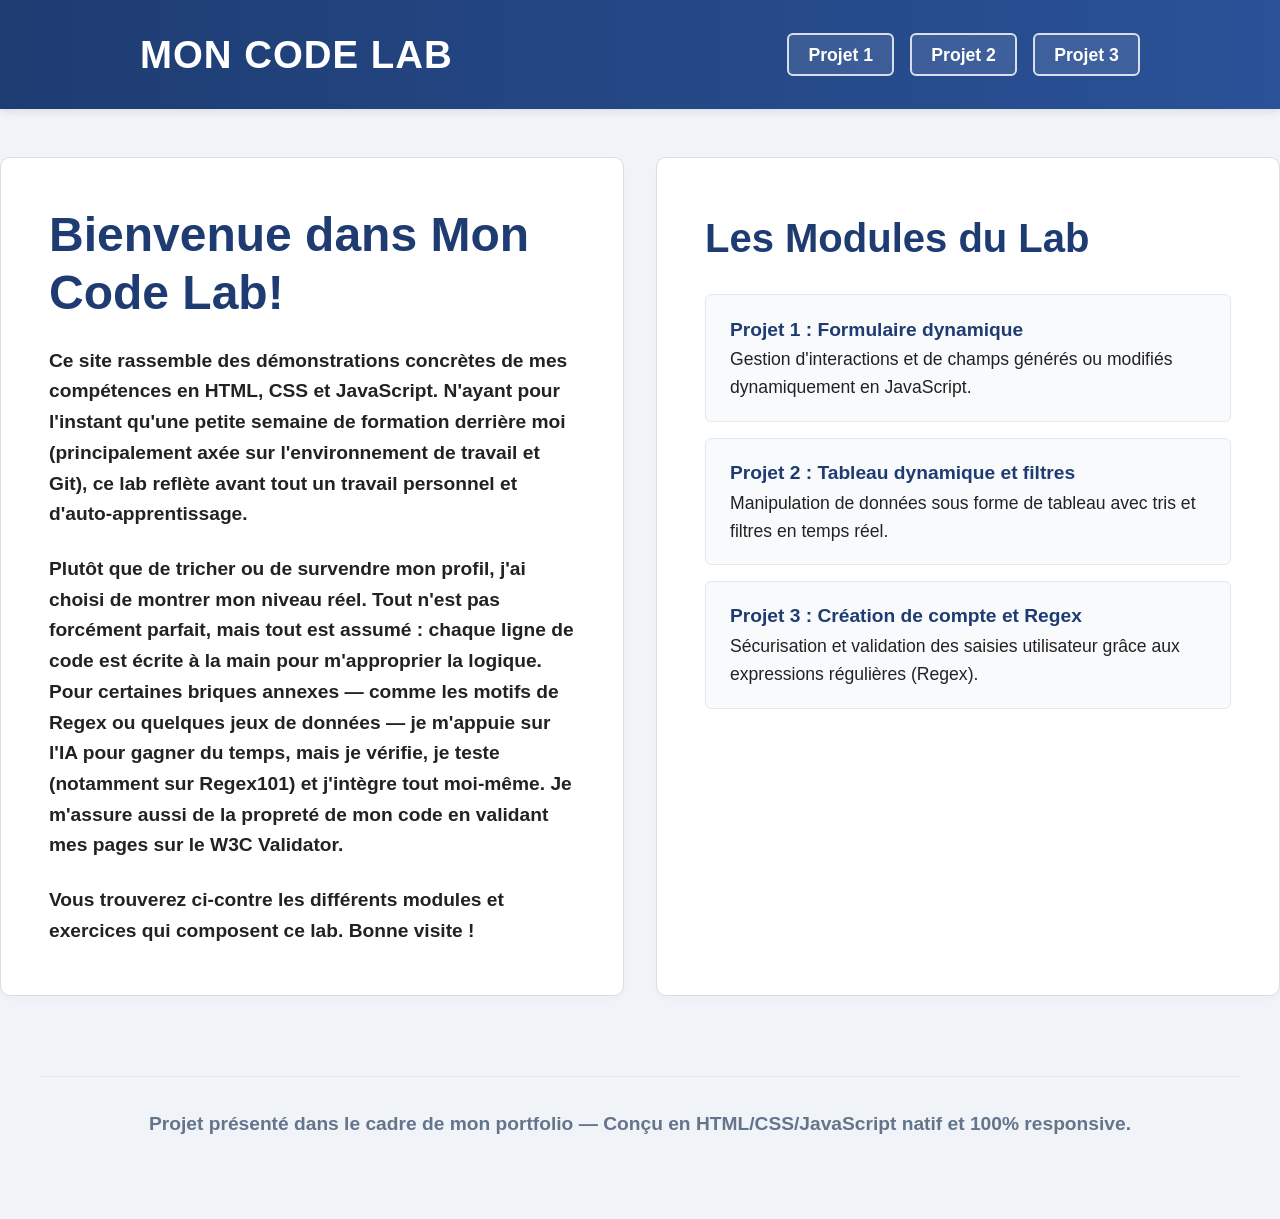
<file: index.html>
<!DOCTYPE html>
<html lang="en">
<head>
    <meta charset="UTF-8">
    <title>Mon Code Lab</title>
    <link rel="stylesheet" href="styles.css">
</head>
<body>
<header>
    <nav>
        <h1>MON CODE LAB</h1>
        <ul>
            <li><a href="./Projet-1/index.html">Projet 1</a></li>
            <li><a href="./Projet-2/index.html">Projet 2</a></li>
            <li><a href="./Projet-3/index.html">Projet 3</a></li>
        </ul>
    </nav>
</header>
<main>
    <section>
        <h2>Bienvenue dans Mon Code Lab!</h2>
        <p>
            Ce site rassemble des démonstrations concrètes de mes compétences en HTML, CSS et JavaScript. N'ayant pour
            l'instant qu'une petite semaine de formation derrière moi (principalement axée sur l'environnement de
            travail et Git), ce lab reflète avant tout un travail personnel et d'auto-apprentissage.
        </p>
        <p>
            Plutôt que de tricher ou de survendre mon profil, j'ai choisi de montrer mon niveau réel. Tout n'est pas
            forcément parfait, mais tout est assumé : chaque ligne de code est écrite à la main pour m'approprier la
            logique. Pour certaines briques annexes — comme les motifs de Regex ou quelques jeux de données — je
            m'appuie sur l'IA pour gagner du temps, mais je vérifie, je teste (notamment sur Regex101) et j'intègre tout
            moi-même. Je m'assure aussi de la propreté de mon code en validant mes pages sur le W3C Validator.
        </p>
        <p>
            Vous trouverez ci-contre les différents modules et exercices qui composent ce lab. Bonne visite !
        </p>
    </section>
    <section id="projets">
        <h3>Les Modules du Lab</h3>
        <ul>
            <li>
                <strong>Projet 1 : Formulaire dynamique</strong><br>
                Gestion d'interactions et de champs générés ou modifiés dynamiquement en JavaScript.
            </li>
            <li>
                <strong>Projet 2 : Tableau dynamique et filtres</strong><br>
                Manipulation de données sous forme de tableau avec tris et filtres en temps réel.
            </li>
            <li>
                <strong>Projet 3 : Création de compte et Regex</strong><br>
                Sécurisation et validation des saisies utilisateur grâce aux expressions régulières (Regex).
            </li>
        </ul>
    </section>
</main>
<footer>
    <p>Projet présenté dans le cadre de mon portfolio — Conçu en HTML/CSS/JavaScript natif et 100% responsive.</p>
</footer>
</body>
</html>
</file>
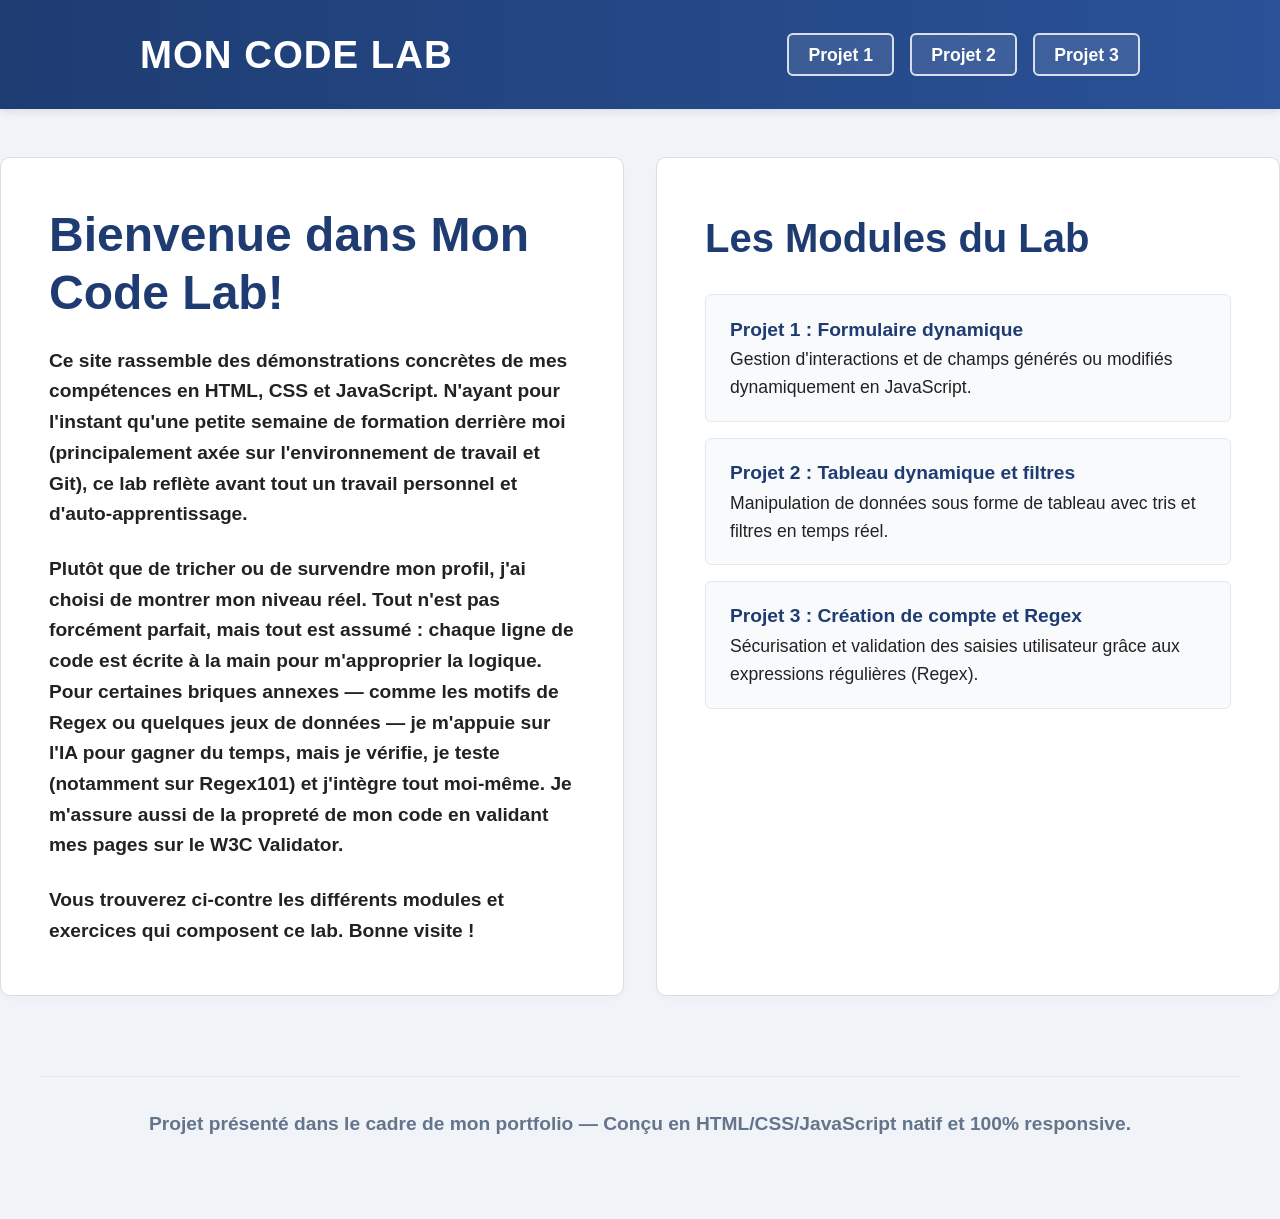
<file: Index.html>
<!DOCTYPE html>
<html lang="en">
<head>
    <meta charset="UTF-8">
    <title>Mon Code Lab</title>
    <link rel="stylesheet" href="styles.css">
</head>
<body>
    <header>
        <nav>
            <h1>MON CODE LAB</h1>
            <ul>
                <li><a href="./Projet-1/index.html">Projet 1</a></li>
                <li><a href="./Projet-2/index.html">Projet 2</a></li>
                <li><a href="./Projet-3/index.html">Projet 3</a></li>
            </ul>
        </nav>
    </header>
    <main>
        <section>
            <h2>Bienvenue dans Mon Code Lab!</h2>
            <p>
                Ce site rassemble des démonstrations concrètes de mes compétences en HTML, CSS et JavaScript. N'ayant pour
                l'instant qu'une petite semaine de formation derrière moi (principalement axée sur l'environnement de
                travail et Git), ce lab reflète avant tout un travail personnel et d'auto-apprentissage.
            </p>
            <p>
                Plutôt que de tricher ou de survendre mon profil, j'ai choisi de montrer mon niveau réel. Tout n'est pas
                forcément parfait, mais tout est assumé : chaque ligne de code est écrite à la main pour m'approprier la
                logique. Pour certaines briques annexes — comme les motifs de Regex ou quelques jeux de données — je
                m'appuie sur l'IA pour gagner du temps, mais je vérifie, je teste (notamment sur Regex101) et j'intègre tout
                moi-même. Je m'assure aussi de la propreté de mon code en validant mes pages sur le W3C Validator.
            </p>
            <p>
                Vous trouverez ci-contre les différents modules et exercices qui composent ce lab. Bonne visite !
            </p>
        </section>
        <section id="projets">
            <h3>Les Modules du Lab</h3>
            <ul>
                <li>
                    <strong>Projet 1 : Formulaire dynamique</strong><br>
                    Gestion d'interactions et de champs générés ou modifiés dynamiquement en JavaScript.
                </li>
                <li>
                    <strong>Projet 2 : Tableau dynamique et filtres</strong><br>
                    Manipulation de données sous forme de tableau avec tris et filtres en temps réel.
                </li>
                <li>
                    <strong>Projet 3 : Création de compte et Regex</strong><br>
                    Sécurisation et validation des saisies utilisateur grâce aux expressions régulières (Regex).
                </li>
            </ul>
        </section>
    </main>
    <footer>
        <p>Projet présenté dans le cadre de mon portfolio — Conçu en HTML/CSS/JavaScript natif et 100% responsive.</p>
    </footer>
</body>
</html>
</file>
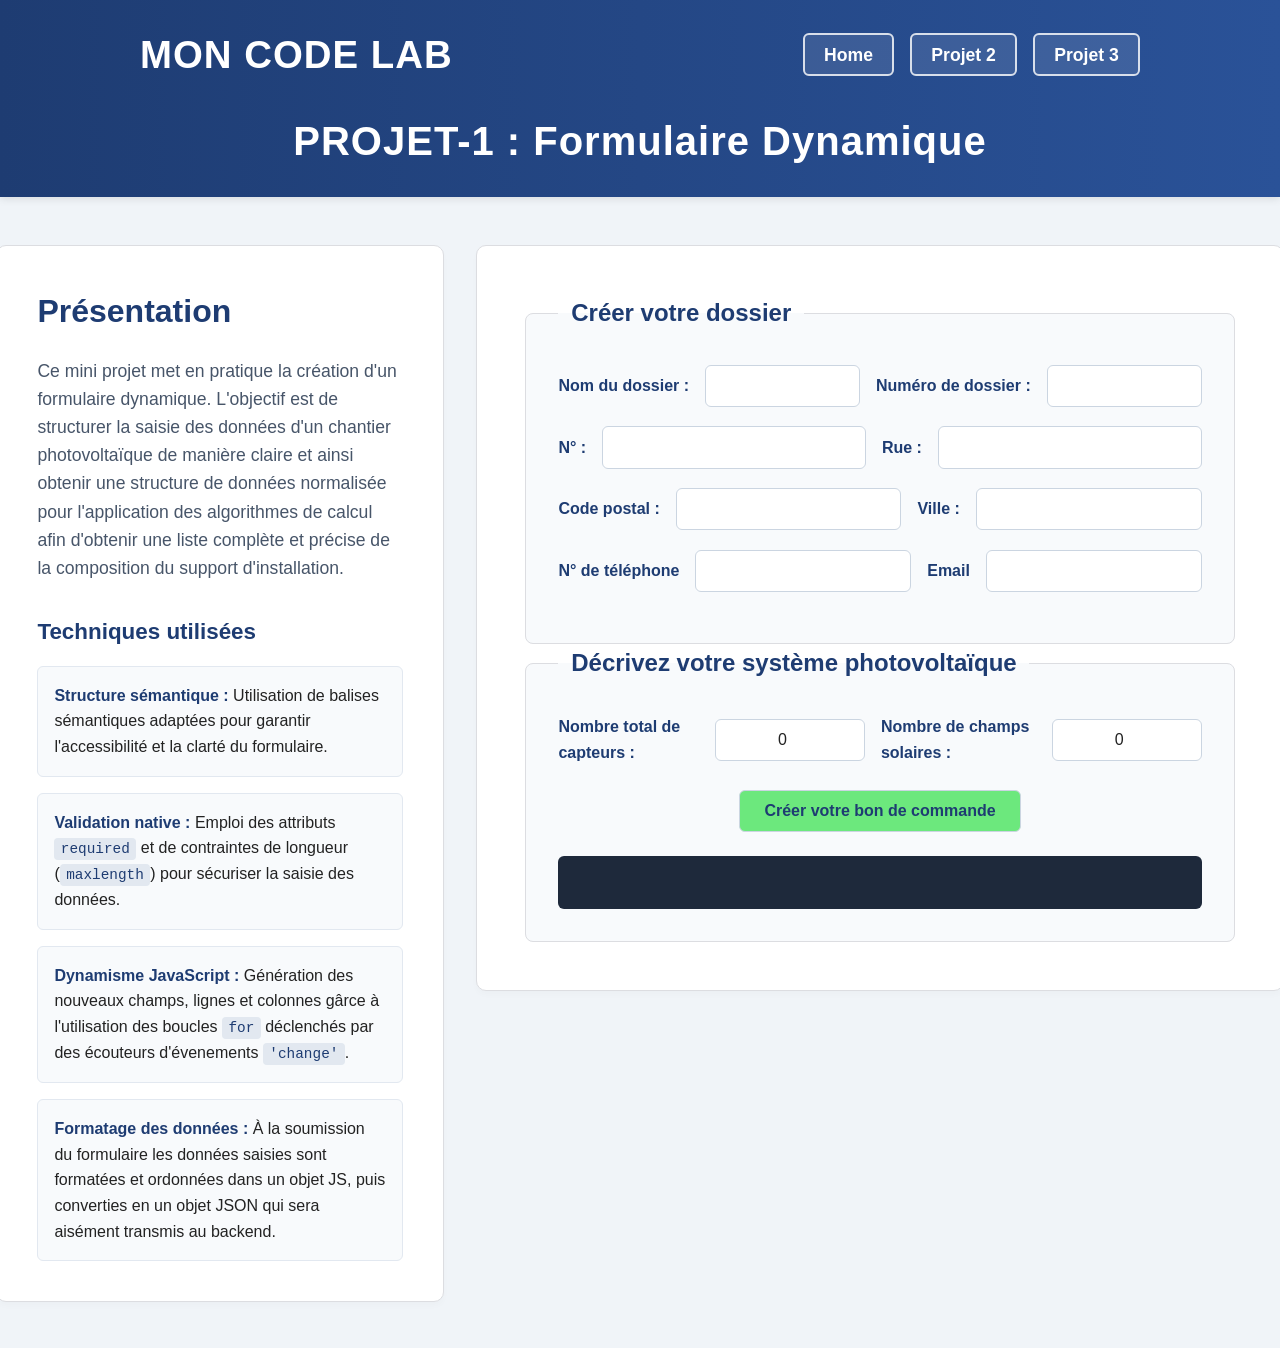
<file: Projet-1/index.html>
<!DOCTYPE html>
<html lang="en">
<head>
    <meta charset="UTF-8">
    <title>Mon Code Lab - Projet 1</title>
    <link rel="stylesheet" href="styles.css">
    <script src="script.js" defer></script>
</head>
<body>
<header>
    <nav>
        <h1>MON CODE LAB</h1>
        <ul>
            <li><a href="../index.html">Home</a></li>
            <li><a href="../Projet-2/index.html">Projet 2</a></li>
            <li><a href="../Projet-3/index.html">Projet 3</a></li>
        </ul>
    </nav>
    <h1 class="pageTitle">PROJET-1 : Formulaire Dynamique</h1>
</header>
<main class="labLayout">
    <aside class="sidebarProject">
        <h2>Présentation</h2>
        <p>
            Ce mini projet met en pratique la création d'un formulaire dynamique. L'objectif est de structurer la saisie
            des données d'un chantier photovoltaïque de manière claire et ainsi obtenir une structure de données
            normalisée pour l'application des algorithmes de calcul afin d'obtenir une liste complète et précise de la
            composition du support d'installation.
        </p>
        <h3>Techniques utilisées</h3>
        <ul>
            <li>
                <strong>Structure sémantique :</strong> Utilisation de balises sémantiques adaptées pour garantir
                l'accessibilité et la clarté du formulaire.
            </li>
            <li>
                <strong>Validation native :</strong> Emploi des attributs <code>required</code> et de contraintes de
                longueur (<code>maxlength</code>) pour sécuriser la saisie des données.
            </li>
            <li>
                <strong>Dynamisme JavaScript :</strong> Génération des nouveaux champs, lignes et colonnes gârce à
                l'utilisation des boucles <code>for</code> déclenchés par des écouteurs d'évenements <code>'change'</code>.
            </li>
            <li>
                <strong>Formatage des données :</strong> À la soumission du formulaire les données saisies sont formatées
                et ordonnées dans un objet JS, puis converties en un objet JSON qui sera aisément transmis au backend.
            </li>
        </ul>
    </aside>

    <section class="sectionFormContainer">
        <form action="" method="POST">
            <fieldset>
                <legend><h3>Créer votre dossier</h3></legend>
                <div class="formGroup">
                    <label for="inputName" id="dirName">Nom du dossier :</label>
                    <input type="text" name="dirName" id="inputName" required>
                    <label for="inputDirNumber" id="dirNumber">Numéro de dossier :</label>
                    <input type="text" name="dirNumber" id="inputDirNumber" required>
                </div>
                <div class="formGroup">
                    <label for="inputStreetNum" id="streetNum">N° :</label>
                    <input type="text" name="streetNum" id="inputStreetNum">
                    <label for="inputAdressName" id="adressName">Rue :</label>
                    <input type="text" name="adressName" id="inputAdressName" maxlength="20" required>
                </div>
                <div class="formGroup">
                    <label for="zipCodeInput" id="zipCode">Code postal :</label>
                    <input type="text" name="zipCodeInput" id="zipCodeInput" required>
                    <label for="cityInput" id="city">Ville :</label>
                    <input type="text" name="cityInput" id="cityInput" required>
                </div>
                <div class="formGroup">
                    <label for="telInput" id="tel">N° de téléphone</label>
                    <input type="tel" name="tel" id="telInput" required>
                    <label for="emailInput" id="email">Email</label>
                    <input type="email" name="email" id="emailInput" required>
                </div>
            </fieldset>
            <fieldset id="monFieldset">
                <legend><h3>Décrivez votre système photovoltaïque</h3></legend>
                <div class="formGroup">
                    <label for="captNumInput" id="captNum">Nombre total de capteurs :</label>
                    <input type="number" name="captNum" id="captNumInput" value="0" required>
                    <label for="champNumInput">Nombre de champs solaires :</label>
                    <input type="number" name="champNum" id="champNumInput" value="0" required>
                </div>
                <input type="submit" value="Créer votre bon de commande">
                <pre
                        id="resultDisplay" style="background: #1e293b; color: #38bdf8; padding: 1rem; border-radius: 6px;
                        margin-top: 1.5rem; font-family: monospace; white-space: pre-wrap;">
                </pre>
            </fieldset>
        </form>
    </section>
</main>
</body>
</html>
</file>
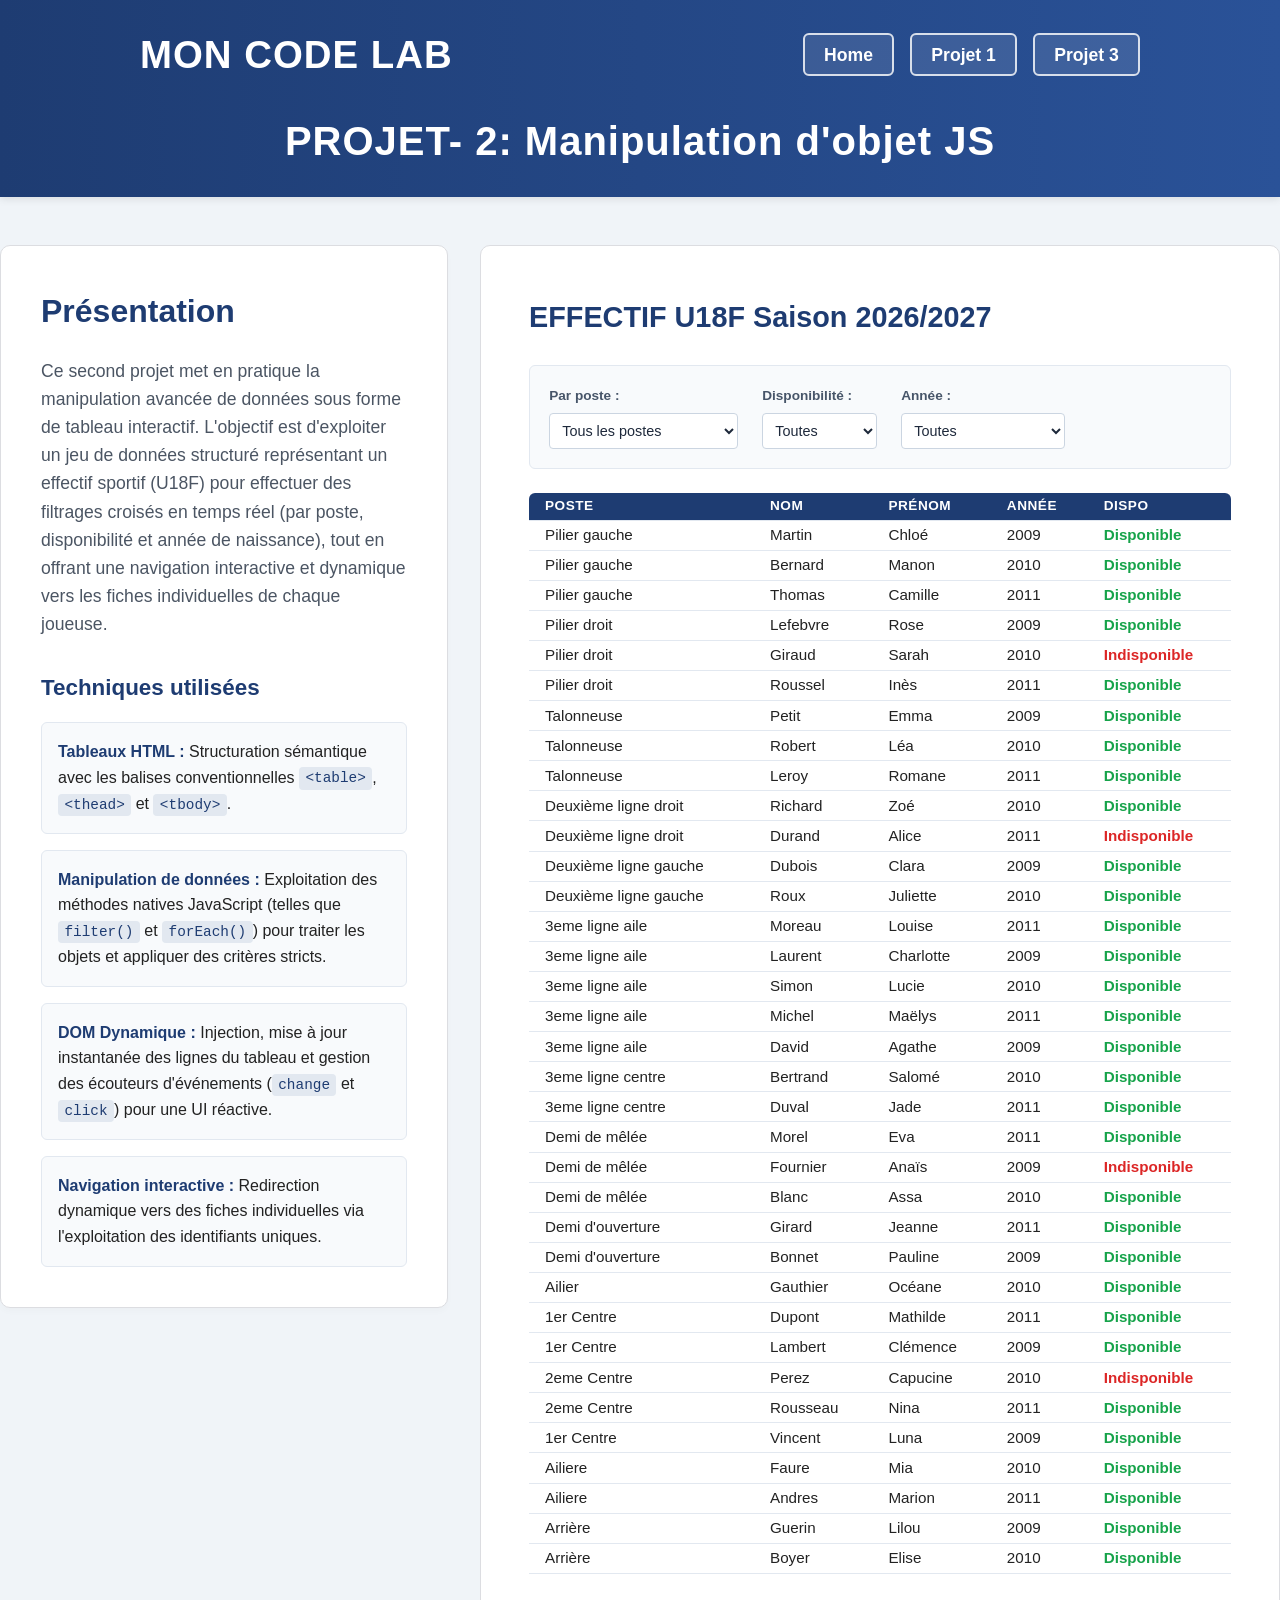
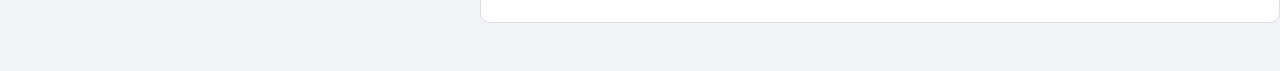
<file: Projet-2/index.html>
<!DOCTYPE html>
<html lang="en">
<head>
    <meta charset="UTF-8">
    <title>Mon Code Lab - Projet 2</title>
    <link rel="stylesheet" href="styles.css">
    <script src="script.js" defer></script>
</head>
<body>
<header>
    <nav>
        <h1>MON CODE LAB</h1>
        <ul>
            <li><a href="../index.html">Home</a></li>
            <li><a href="../Projet-1/index.html">Projet 1</a></li>
            <li><a href="../Projet-3/index.html">Projet 3</a></li>
        </ul>
    </nav>
    <h1 class="pageTitle">PROJET- 2: Manipulation d'objet JS</h1>
</header>
<main class="labLayout">
    <aside class="sidebarProject">
        <h2>Présentation</h2>
        <p>
            Ce second projet met en pratique la manipulation avancée de données sous forme de tableau interactif.
            L'objectif est d'exploiter un jeu de données structuré représentant un effectif sportif (U18F) pour effectuer
            des filtrages croisés en temps réel (par poste, disponibilité et année de naissance), tout en
            offrant une navigation interactive et dynamique vers les fiches individuelles de chaque joueuse.
        </p>
        <h3>Techniques utilisées</h3>
        <ul>
            <li>
                <strong>Tableaux HTML :</strong> Structuration sémantique avec les balises conventionnelles
                <code>&lt;table&gt;</code>, <code>&lt;thead&gt;</code> et <code>&lt;tbody&gt;</code>.
            </li>
            <li>
                <strong>Manipulation de données :</strong> Exploitation des méthodes natives JavaScript (telles
                que <code>filter()</code> et <code>forEach()</code>) pour traiter les objets et appliquer des critères
                stricts.
            </li>
            <li>
                <strong>DOM Dynamique :</strong> Injection, mise à jour instantanée des lignes du tableau et gestion des
                écouteurs d'événements (<code>change</code> et <code>click</code>) pour une UI réactive.
            </li>
            <li>
                <strong>Navigation interactive :</strong> Redirection dynamique vers des fiches individuelles
                via l'exploitation des identifiants uniques.
            </li>
        </ul>
    </aside>

    <section class="sectionTableContainer">
        <h2>EFFECTIF U18F Saison 2026/2027</h2>
        <div class="filtersBar">
            <div class="filterGroup">
                <label for="parPoste">Par poste :</label>
                <select id="parPoste">
                    <option value="">Tous les postes</option>
                    <option value="Pilier gauche">Pilier gauche</option>
                    <option value="Talonneuse">Talonneuse</option>
                    <option value="Pilier droit">Pilier droit</option>
                    <option value="Deuxième ligne gauche">Deuxième ligne gauche</option>
                    <option value="Deuxième ligne droit">Deuxième ligne droit</option>
                    <option value="3eme ligne aile">3ème ligne aile</option>
                    <option value="3eme ligne centre">3ème ligne centre</option>
                    <option value="Demi de mêlée">Demi de mêlée</option>
                    <option value="Demi d'ouverture">Demi d'ouverture</option>
                    <option value="1er Centre">1er Centre</option>
                    <option value="2eme Centre">2eme Centre</option>
                    <option value="Ailiere">Ailiere</option>
                    <option value="Arrière">Arrière</option>
                </select>
            </div>
            <div class="filterGroup">
                <label for="dispoInput">Disponibilité :</label>
                <select id="dispoInput">
                    <option value="">Toutes</option>
                    <option value="true">Disponible</option>
                    <option value="false">Indisponible</option>
                </select>
            </div>
            <div class="filterGroup">
                <label for="birthYear">Année :</label>
                <select id="birthYear">
                    <option value="">Toutes</option>
                    <option value="2009">2009 (3ème année)</option>
                    <option value="2010">2010 (2ème année)</option>
                    <option value="2011">2011 (1ère année)</option>
                </select>
            </div>
        </div>
        <table class="teamTable">
            <thead>
            <tr>
                <th>Poste</th>
                <th>Nom</th>
                <th>Prénom</th>
                <th>Année</th>
                <th>Dispo</th>
            </tr>
            </thead>
            <tbody id="playerTableBody">

            </tbody>
        </table>
    </section>
</main>
</body>
</html>
</file>
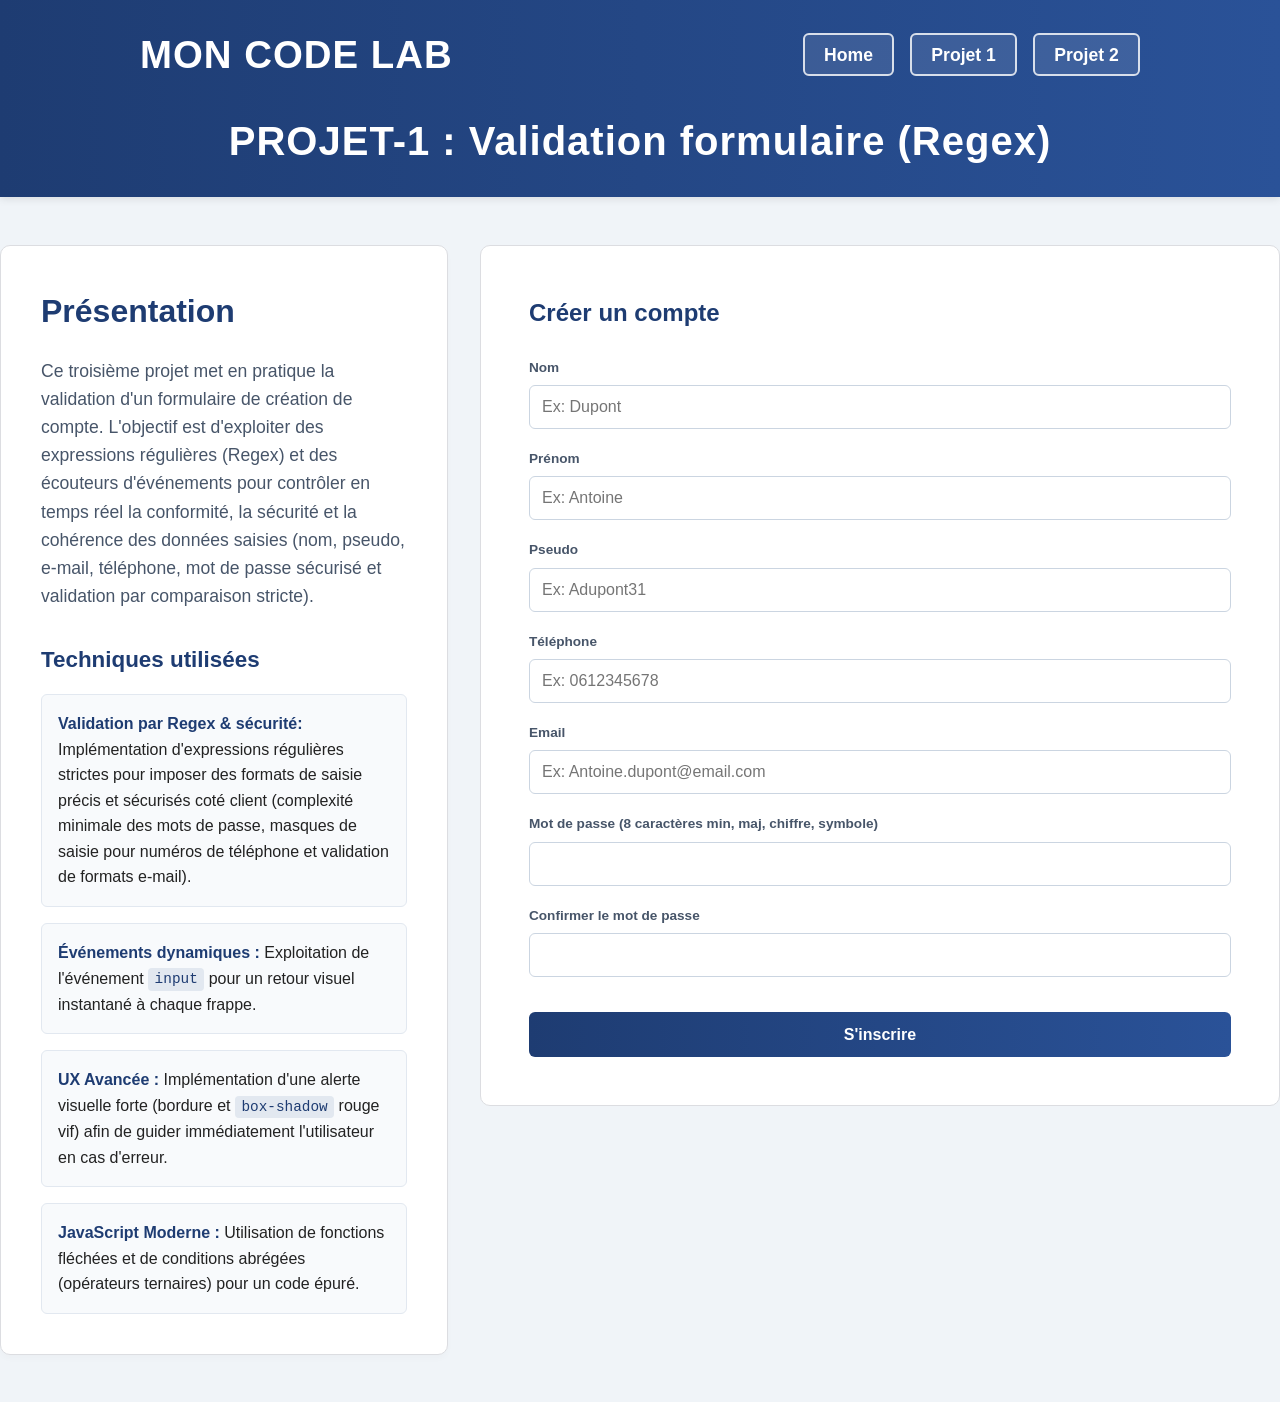
<file: Projet-3/index.html>
<!DOCTYPE html>
<html lang="fr">
<head>
    <meta charset="UTF-8">
    <title>Mon Code Lab - Projet 3</title>
    <link rel="stylesheet" href="styles.css">
    <script src="script.js" defer></script>
</head>
<body>
<header>
    <nav>
        <h1>MON CODE LAB</h1>
        <ul>
            <li><a href="../index.html">Home</a></li>
            <li><a href="../Projet-1/index.html">Projet 1</a></li>
            <li><a href="../Projet-2/index.html">Projet 2</a></li>
        </ul>
    </nav>
    <h1 class="pageTitle">PROJET-1 : Validation formulaire (Regex)</h1>
</header>
<main class="labLayout">
    <aside class="sidebarProject">
        <h2>Présentation</h2>
        <p>
            Ce troisième projet met en pratique la validation d'un formulaire de création de compte. L'objectif est
            d'exploiter des expressions régulières (Regex) et des écouteurs d'événements pour contrôler en temps réel la
            conformité, la sécurité et la cohérence des données saisies (nom, pseudo, e-mail, téléphone, mot de passe
            sécurisé et validation par comparaison stricte).
        </p>
        <h3>Techniques utilisées</h3>
        <ul>
            <li>
                <strong>Validation par Regex & sécurité:</strong> Implémentation d'expressions régulières strictes pour
                imposer des formats de saisie précis et sécurisés coté client (complexité minimale des mots de passe,
                masques de saisie pour numéros de téléphone et validation de formats e-mail).
            </li>
            <li>
                <strong>Événements dynamiques :</strong> Exploitation de l'événement <code>input</code> pour un retour
                visuel instantané à chaque frappe.
            </li>
            <li>
                <strong>UX Avancée :</strong> Implémentation d'une alerte visuelle forte (bordure et
                <code>box-shadow</code> rouge vif) afin de guider immédiatement l'utilisateur en cas d'erreur.
            </li>
            <li>
                <strong>JavaScript Moderne :</strong> Utilisation de fonctions fléchées et de conditions abrégées
                (opérateurs ternaires) pour un code épuré.
            </li>
        </ul>
    </aside>
    <section class="sectionFormContainer">
        <h2>Créer un compte</h2>
        <form id="registerForm" novalidate>
            <div class="inputGroup">
                <label for="lastNameInput">Nom</label>
                <input type="text" id="lastNameInput" placeholder="Ex: Dupont">
            </div>
            <div class="inputGroup">
                <label for="firstNameInput">Prénom</label>
                <input type="text" id="firstNameInput" placeholder="Ex: Antoine">
            </div>

            <div class="inputGroup">
                <label for="pseudoInput">Pseudo</label>
                <input type="text" id="pseudoInput" placeholder="Ex: Adupont31">
            </div>
            <div class="inputGroup">
                <label for="phoneInput">Téléphone</label>
                <input type="tel" id="phoneInput" placeholder="Ex: 0612345678">
            </div>
            <div class="inputGroup">
                <label for="emailInput">Email</label>
                <input type="email" id="emailInput" placeholder="Ex: Antoine.dupont@email.com">
            </div>
            <div class="inputGroup">
                <label for="passwordInput">Mot de passe (8 caractères min, maj, chiffre, symbole)</label>
                <input type="password" id="passwordInput">
            </div>
            <div class="inputGroup">
                <label for="confirmPasswordInput">Confirmer le mot de passe</label>
                <input type="password" id="confirmPasswordInput">
            </div>
            <button type="submit" id="submitBtn" class="submitButton">S'inscrire</button>
        </form>
    </section>
</main>
</body>
</html>
</file>
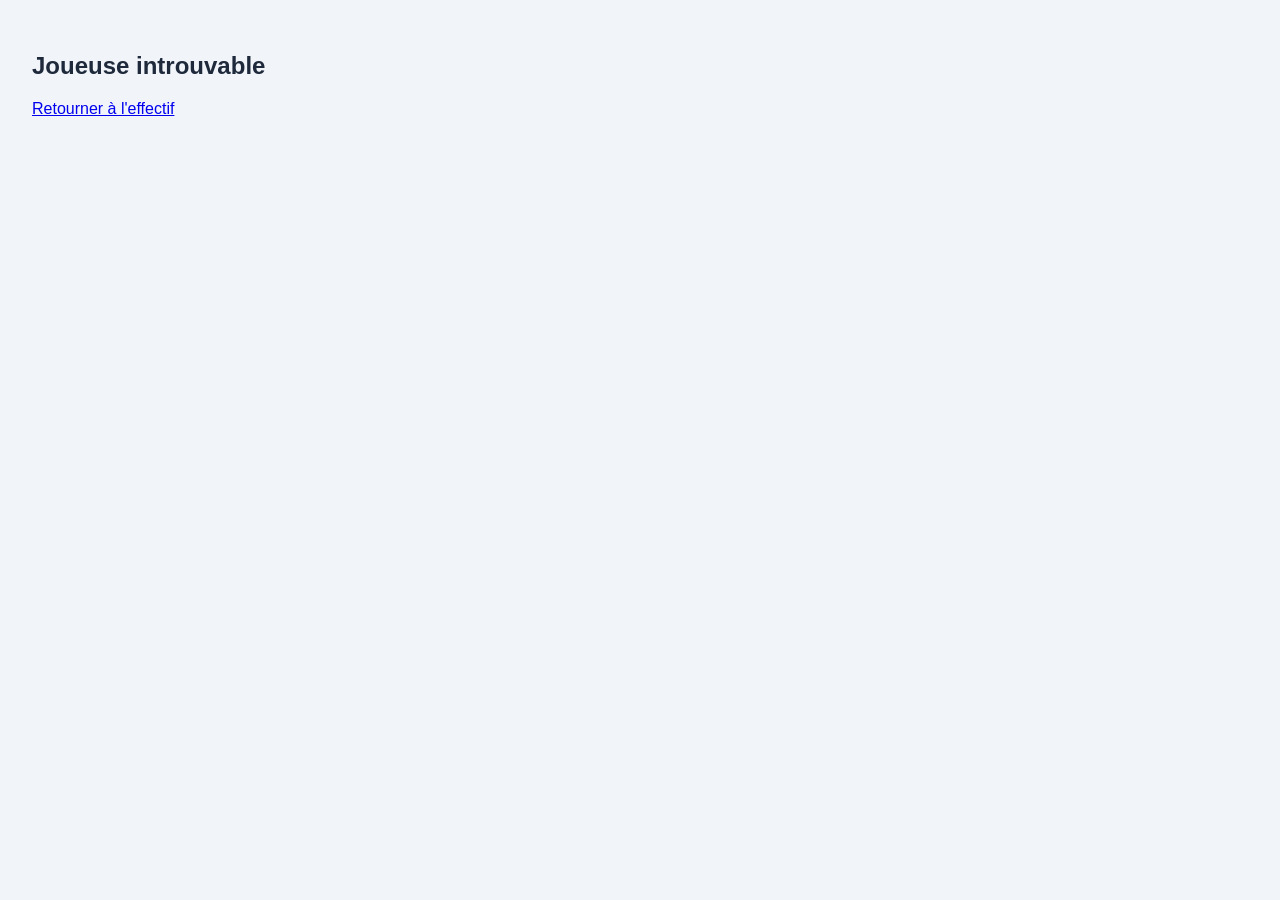
<file: Projet-2/playerPage.html>
<!DOCTYPE html>
<html lang="en">
<head>
    <meta charset="UTF-8">
    <title>Fiche joueuse</title>
    <link rel="stylesheet" href="playerPageStyles.css">
    <script src="playerPageScript.js" defer></script>
</head>
<body>
    <main class="player-card-container">
        <div class="back-link-container">
            <a href="index.html" class="back-btn">← Retour à l'effectif</a>
        </div>
        <div class="player-profile-card">
            <div class="player-avatar-container">
                <img src="avatar.webp" alt="Avatar de la joueuse" class="player-avatar-img">
            </div>
            <h1 id="playerName">Nom Prénom</h1>
            <div class="player-info-grid">
                <div class="info-item">
                   <span class="label">Poste :</span>
                    <span id="playerPoste" class="value">-</span>
                </div>
                <div class="info-item">
                    <span class="label">Catégorie :</span>
                    <span id="playerCategory" class="value">-</span>
                </div>
                <div class="info-item">
                    <span class="label">Année de naissance :</span>
                    <span id="playerYear" class="value">-</span>
                </div>
                <div class="info-item">
                    <span class="label">Poids :</span>
                    <span id="playerWeight" class="value">-</span>
                </div>
                <div class="info-item">
                    <span class="label">Taille :</span>
                 <span id="playerHeight" class="value">-</span>
                </div>
                <div class="info-item">
                    <span class="label">Disponibilité :</span>
                    <span id="playerDispo" class="value">-</span>
                </div>
            </div>
        </div>
    </main>
</body>
</html>
</file>
<file: styles.css>
* {
    box-sizing: border-box;
    margin: 0;
    padding: 0;
}

body {
    font-family: Arial, sans-serif;
    line-height: 1.6;
    color: #222222;
    background-color: #f0f4f8;
    margin: 0;
    padding: 0;
}

header {
    background: linear-gradient(90deg, #1e3c72, #2a5298);
    color: #ffffff;
    padding: 1.5rem 2rem;
    box-shadow: 0 2px 8px rgba(0, 0, 0, 0.1);
}

nav {
    display: flex;
    justify-content: space-between;
    align-items: center;
    max-width: 1000px;
    margin: 0 auto;
}

nav h1 {
    font-size: 2.4rem;
    letter-spacing: 1px;
    margin: 0;
}

nav ul {
    list-style: none;
    display: flex;
    gap: 1rem;
    margin: 0;
    padding: 0;
}

nav a {
    color: #ffffff;
    text-decoration: none;
    font-size: 1.1rem;
    font-weight: bold;
    padding: 0.6rem 1.2rem;
    border: 2px solid rgba(255, 255, 255, 0.8);
    border-radius: 6px;
    background-color: rgba(255, 255, 255, 0.1);
    transition: all 0.2s ease;
}

nav a:hover {
    background-color: #ffffff;
    color: #1e3c72;
    text-decoration: none;
}

main {
    display: flex;
    max-width: 1400px;
    margin: 3rem auto;
    gap: 2rem;
    justify-content: center;
}

main section {
    flex: 1;
    background-color: #ffffff;
    padding: 3rem;
    border-radius: 10px;
    border: 1px solid #dcdde1;
    margin-bottom: 2rem;
    box-shadow: 0 4px 6px rgba(0, 0, 0, 0.02);
}

h2 {
    color: #1e3c72;
    font-size: 3rem;
    margin-top: 0;
    margin-bottom: 1.5rem;
    line-height: 1.2;
}

p {
    font-size: 1.2rem;
    font-weight: 550;
    margin-bottom: 1.5rem;
}

p:last-child {
    margin-bottom: 0;
}

#projets h3 {
    color: #1e3c72;
    font-size: 2.5rem;
    margin-top: 0;
    margin-bottom: 1.5rem;
}

#projets ul {
    list-style: none;
    display: flex;
    flex-direction: column;
    gap: 1rem;
}

#projets li {
    background-color: #f8fafc;
    border: 1px solid #e2e8f0;
    padding: 1.2rem 1.5rem;
    border-radius: 6px;
    font-size: 1.1rem;
}

#projets li:hover {
    border-color: #1e3c72;
    transform: translateY(-2px);
}

#projets li strong {
    color: #1e3c72;
    font-size: 1.2rem;
}

footer {
    text-align: center;
    padding: 2rem;
    color: #64748b;
    font-size: 0.95rem;
    border-top: 1px solid #e2e8f0;
    max-width: 1200px;
    margin: 0 auto 3rem auto;
}

@media (max-width: 770px) {
    main {
        flex-direction: column;
    }

    nav ul {
        width: 100%;
        flex-direction: column; /* Les liens passent en vertical */
        gap: 0.8rem;
    }

    nav a {
        display: block;
        width: 100%;
        text-align: center;
    }
}
</file>
<file: Projet-1/styles.css>
* {
    box-sizing: border-box;
    margin: 0;
    padding: 0;
}

body {
    font-family: Arial, sans-serif;
    line-height: 1.6;
    color: #222222;
    background-color: #f0f4f8;
    margin: 0;
    padding: 0;
}

header {
    background: linear-gradient(90deg, #1e3c72, #2a5298);
    color: #ffffff;
    padding: 1.5rem 2rem;
    box-shadow: 0 2px 8px rgba(0, 0, 0, 0.1);
}

nav {
    display: flex;
    justify-content: space-between;
    align-items: center;
    max-width: 1000px;
    margin: 0 auto;
}

nav h1 {
    font-size: 2.4rem;
    letter-spacing: 1px;
    margin: 0;
}

nav ul {
    list-style: none;
    display: flex;
    gap: 1rem;
    margin: 0;
    padding: 0;
}

nav a {
    color: #ffffff;
    text-decoration: none;
    font-size: 1.1rem;
    font-weight: bold;
    padding: 0.6rem 1.2rem;
    border: 2px solid rgba(255, 255, 255, 0.8);
    border-radius: 6px;
    background-color: rgba(255, 255, 255, 0.1);
    transition: all 0.2s ease;
}

nav a:hover {
    background-color: #ffffff;
    color: #1e3c72;
    text-decoration: none;
}

.labLayout {
    display: flex;
    max-width: 1400px;
    margin: 3rem auto;
    gap: 2rem;
    justify-content: center;
    align-items: flex-start;
}

header .pageTitle {
    text-align: center;
    color: #ffffff;
    font-size: 2.5rem;
    margin-top: 1.5rem;
    font-weight: bold;
    letter-spacing: 1px;
}

.sidebarProject {
    flex: 0 0 35%;
    background-color: #ffffff;
    padding: 2.5rem;
    border-radius: 10px;
    border: 1px solid #dcdde1;
    box-shadow: 0 4px 6px rgba(0, 0, 0, 0.02);
}

.sidebarProject h2 {
    color: #1e3c72;
    font-size: 2rem;
    margin-top: 0;
    margin-bottom: 1.2rem;
}

.sidebarProject h3 {
    color: #1e3c72;
    font-size: 1.4rem;
    margin-top: 2rem;
    margin-bottom: 1rem;
}

.sidebarProject p {
    font-size: 1.1rem;
    font-weight: normal;
    margin-bottom: 1.5rem;
    color: #475569;
}

.sidebarProject ul {
    list-style: none;
    display: flex;
    flex-direction: column;
    gap: 1rem;
    padding: 0;
    margin: 0;
}

.sidebarProject li {
    background-color: #f8fafc;
    border: 1px solid #e2e8f0;
    padding: 1rem;
    border-radius: 6px;
    font-size: 1rem;
}

.sidebarProject li strong {
    color: #1e3c72;
}

.sidebarProject code {
    background-color: #e2e8f0;
    padding: 0.2rem 0.4rem;
    border-radius: 4px;
    font-family: monospace;
    font-size: 0.9rem;
    color: #1e3c72;
}

.sectionFormContainer {
    flex: 1;
    background-color: #ffffff;
    padding: 3rem;
    border-radius: 10px;
    border: 1px solid #dcdde1;
    box-shadow: 0 4px 6px rgba(0, 0, 0, 0.02);
}

.sectionFormContainer > h1 {
    color: #1e3c72;
    font-size: 2.5rem;
    margin-top: 0;
    margin-bottom: 1.5rem;
    line-height: 1.2;
}

fieldset {
    border: 1px solid #dcdde1;
    border-radius: 8px;
    padding: 2rem;
    background-color: #f8fafc;
}

legend {
    padding: 0 0.8rem;
}

legend h3 {
    color: #1e3c72;
    font-size: 1.5rem;
    margin: 0;
}

.formGroup {
    display: flex;
    gap: 1rem;
    align-items: center;
    margin-bottom: 1.2rem;
    flex-wrap: nowrap;
    justify-content: space-between;
}

.formGroup label {
    font-weight: bold;
    color: #1e3c72;
    font-size: 1rem;
}

.formGroup input[type="text"],
.formGroup input[type="number"],
.formGroup input[type="tel"],
.formGroup input[type="email"],
.formGroup select {
    flex: 1;
    min-width: 150px;
    padding: 0.7rem 1rem;
    font-size: 1rem;
    border: 1px solid #cbd5e1;
    border-radius: 6px;
    background-color: #ffffff;
    color: #222222;
    transition: all 0.2s ease;
}

.formGroup input[type="number"] {
    flex: 0 0 70px;
    text-align: center;
}

.formGroup input:focus,
.formGroup select:focus {
    outline: none;
    border-color: #1e3c72;
    box-shadow: 0 0 0 3px rgba(30, 60, 114, 0.1);
}

/* --- Styles pour les éléments dynamiques --- */
.solarFieldBlock {
    margin-top: 1.5rem;
    padding: 1.5rem;
    border: 1px solid #cbd5e1;
    border-radius: 8px;
    background: #ffffff;
}

.solarFieldBlock h4 {
    color: #1e3c72;
    margin-bottom: 1rem;
    font-size: 1.2rem;
}

.dynamicDimensionGroup,
.detailedSensorsContainer {
    margin-top: 1.2rem;
}

input[type="submit"] {
    background-color: #6ce87d;
    color: #1e3c72;
    font-size: 1rem;
    font-weight: bold;
    padding: 0.7rem 1.5rem;
    border: 1px solid #cbd5e1;
    border-radius: 6px;
    cursor: pointer;
    transition: all 0.2s ease;
    display: block;
    margin: 1.5rem auto 0 auto;
}

input[type="submit"]:hover {
    background-color: #f8fafc;
    border-color: #1e3c72;
}

@media (max-width: 900px) {
    .labLayout {
        flex-direction: column;
    }

    .sidebarProject {
        flex: 1;
        width: 100%;
    }

    nav ul {
        width: 100%;
        flex-direction: column;
        gap: 0.8rem;
    }

    nav a {
        display: block;
        width: 100%;
        text-align: center;
    }
}

@media (max-width: 770px) {
    .formGroup {
        flex-wrap: wrap;
    }

    .formGroup input[type="number"] {
        flex: 1;
    }
}
</file>
<file: Projet-2/styles.css>
* {
    box-sizing: border-box;
    margin: 0;
    padding: 0;
}

body {
    font-family: Arial, sans-serif;
    line-height: 1.6;
    color: #222222;
    background-color: #f0f4f8;
    margin: 0;
    padding: 0;
}

header {
    background: linear-gradient(90deg, #1e3c72, #2a5298);
    color: #ffffff;
    padding: 1.5rem 2rem;
    box-shadow: 0 2px 8px rgba(0, 0, 0, 0.1);
}

nav {
    display: flex;
    justify-content: space-between;
    align-items: center;
    max-width: 1000px;
    margin: 0 auto;
}

nav h1 {
    font-size: 2.4rem;
    letter-spacing: 1px;
    margin: 0;
}

nav ul {
    list-style: none;
    display: flex;
    gap: 1rem;
    margin: 0;
    padding: 0;
}

nav a {
    color: #ffffff;
    text-decoration: none;
    font-size: 1.1rem;
    font-weight: bold;
    padding: 0.6rem 1.2rem;
    border: 2px solid rgba(255, 255, 255, 0.8);
    border-radius: 6px;
    background-color: rgba(255, 255, 255, 0.1);
    transition: all 0.2s ease;
}

nav a:hover {
    background-color: #ffffff;
    color: #1e3c72;
    text-decoration: none;
}

.labLayout {
    display: flex;
    max-width: 1400px;
    margin: 3rem auto;
    gap: 2rem;
    justify-content: center;
    align-items: flex-start;
}

header .pageTitle {
    text-align: center;
    color: #ffffff;
    font-size: 2.5rem;
    margin-top: 1.5rem;
    font-weight: bold;
    letter-spacing: 1px;
}

.sidebarProject {
    flex: 0 0 35%;
    background-color: #ffffff;
    padding: 2.5rem;
    border-radius: 10px;
    border: 1px solid #dcdde1;
    box-shadow: 0 4px 6px rgba(0, 0, 0, 0.02);
}

.sidebarProject h2 {
    color: #1e3c72;
    font-size: 2rem;
    margin-top: 0;
    margin-bottom: 1.2rem;
}

.sidebarProject h3 {
    color: #1e3c72;
    font-size: 1.4rem;
    margin-top: 2rem;
    margin-bottom: 1rem;
}

.sidebarProject p {
    font-size: 1.1rem;
    font-weight: normal;
    margin-bottom: 1.5rem;
    color: #4b5563;
}

.sidebarProject ul {
    list-style: none;
    display: flex;
    flex-direction: column;
    gap: 1rem;
    padding: 0;
    margin: 0;
}

.sidebarProject li {
    background-color: #f8fafc;
    border: 1px solid #e2e8f0;
    padding: 1rem;
    border-radius: 6px;
    font-size: 1rem;
}

.sidebarProject li strong {
    color: #1e3c72;
}

.sidebarProject code {
    background-color: #e2e8f0;
    padding: 0.2rem 0.4rem;
    border-radius: 4px;
    font-family: monospace;
    font-size: 0.9rem;
    color: #1e3c72;
}

.sectionTableContainer {
    flex: 1.5;
    background: #ffffff;
    padding: 3rem;
    border-radius: 10px;
    border: 1px solid #dcdde1;
}

.sectionTableContainer h2 {
    color: #1e3c72;
    margin-bottom: 1.5rem;
    font-size: 1.8rem;
}

.filtersBar {
    display: flex;
    flex-wrap: wrap;
    gap: 1.5rem;
    background-color: #f8fafc;
    padding: 1.2rem;
    border-radius: 6px;
    border: 1px solid #e2e8f0;
    margin-bottom: 1.5rem;
    align-items: center;
}

.filterGroup {
    display: flex;
    flex-direction: column;
    gap: 0.4rem;
}

.filtersBar label {
    font-size: 0.85rem;
    font-weight: bold;
    color: #475569;
}

.filtersBar select {
    padding: 0.5rem;
    border: 1px solid #cbd5e1;
    border-radius: 4px;
    background-color: #ffffff;
    font-size: 0.9rem;
    color: #1e293b;
    outline: none;
    transition: border-color 0.2s;
}

.filtersBar select:focus {
    border-color: #2a5298;
}

.teamTable {
    width: 100%;
    border-collapse: collapse;
    margin-top: 1rem;
    background-color: #ffffff;
    font-size: 0.95rem;
}

.teamTable th,
.teamTable td {
    padding: 0.15rem 1rem;
    text-align: left;
    border-bottom: 1px solid #e2e8f0;
}

.teamTable th {
    background-color: #1e3c72;
    color: #ffffff;
    font-weight: 600;
    text-transform: uppercase;
    font-size: 0.85rem;
    letter-spacing: 0.5px;
}

.teamTable th:first-child {
    border-top-left-radius: 6px;
}

.teamTable th:last-child {
    border-top-right-radius: 6px;
}

.teamTable tbody tr {
    cursor: pointer;
    transition: background-color 0.15s ease;
}

.teamTable tbody tr:hover {
    background-color: #f1f5f9;
}

.statut-disponible {
    color: #16a34a;
    font-weight: bold;
}

.statut-indisponible {
    color: #dc2626;
    font-weight: bold;
}

.empty-message {
    text-align: center;
    color: #64748b;
    padding: 1.5rem;
}
</file>
<file: Projet-3/styles.css>
* {
    box-sizing: border-box;
    margin: 0;
    padding: 0;
}

body {
    font-family: Arial, sans-serif;
    line-height: 1.6;
    color: #222222;
    background-color: #f0f4f8;
    margin: 0;
    padding: 0;
}

header {
    background: linear-gradient(90deg, #1e3c72, #2a5298);
    color: #ffffff;
    padding: 1.5rem 2rem;
    box-shadow: 0 2px 8px rgba(0, 0, 0, 0.1);
}

nav {
    display: flex;
    justify-content: space-between;
    align-items: center;
    max-width: 1000px;
    margin: 0 auto;
}

nav h1 {
    font-size: 2.4rem;
    letter-spacing: 1px;
    margin: 0;
}

nav ul {
    list-style: none;
    display: flex;
    gap: 1rem;
    margin: 0;
    padding: 0;
}

nav a {
    color: #ffffff;
    text-decoration: none;
    font-size: 1.1rem;
    font-weight: bold;
    padding: 0.6rem 1.2rem;
    border: 2px solid rgba(255, 255, 255, 0.8);
    border-radius: 6px;
    background-color: rgba(255, 255, 255, 0.1);
    transition: all 0.2s ease;
}

nav a:hover {
    background-color: #ffffff;
    color: #1e3c72;
    text-decoration: none;
}

header .pageTitle {
    text-align: center;
    color: #ffffff;
    font-size: 2.5rem;
    margin-top: 1.5rem;
    font-weight: bold;
    letter-spacing: 1px;
}

.labLayout {
    display: flex;
    max-width: 1400px;
    margin: 3rem auto;
    gap: 2rem;
    justify-content: center;
    align-items: flex-start;
}

.sidebarProject {
    flex: 0 0 35%;
    background-color: #ffffff;
    padding: 2.5rem;
    border-radius: 10px;
    border: 1px solid #dcdde1;
    box-shadow: 0 4px 6px rgba(0, 0, 0, 0.02);
}

.sidebarProject h2 {
    color: #1e3c72;
    font-size: 2rem;
    margin-top: 0;
    margin-bottom: 1.2rem;
}

.sidebarProject h3 {
    color: #1e3c72;
    font-size: 1.4rem;
    margin-top: 2rem;
    margin-bottom: 1rem;
}

.sidebarProject p {
    font-size: 1.1rem;
    font-weight: normal;
    margin-bottom: 1.5rem;
    color: #475569;
}

.sidebarProject ul {
    list-style: none;
    display: flex;
    flex-direction: column;
    gap: 1rem;
    padding: 0;
    margin: 0;
}

.sidebarProject li {
    background-color: #f8fafc;
    border: 1px solid #e2e8f0;
    padding: 1rem;
    border-radius: 6px;
    font-size: 1rem;
}

.sidebarProject li strong {
    color: #1e3c72;
}

.sidebarProject code {
    background-color: #e2e8f0;
    padding: 0.2rem 0.4rem;
    border-radius: 4px;
    font-family: monospace;
    font-size: 0.9rem;
    color: #1e3c72;
}

.sectionFormContainer {
    flex: 1;
    background: #ffffff;
    padding: 3rem;
    border-radius: 10px;
    border: 1px solid #dcdde1;
}

.sectionFormContainer h2 {
    color: #1e3c72;
    margin-bottom: 1.5rem;
}

.inputGroup {
    display: flex;
    flex-direction: column;
    margin-bottom: 1.2rem;
}

.inputGroup label {
    font-size: 0.85rem;
    font-weight: bold;
    color: #475569;
    margin-bottom: 0.4rem;
}

.inputGroup input {
    padding: 0.75rem;
    border: 1px solid #cbd5e1;
    border-radius: 6px;
    font-size: 1rem;
    outline: none;
    transition: all 0.2s ease;
}

.inputError {
    border: 2px solid #dc2626 !important;
    box-shadow: 0 0 8px rgba(220, 38, 38, 0.5) !important;
    background-color: #fef2f2 !important;
}

.inputSuccess {
    border: 2px solid #16a34a !important;
}

.submitButton {
    width: 100%;
    padding: 0.85rem;
    background: linear-gradient(90deg, #1e3c72, #2a5298);
    color: #ffffff;
    border: none;
    border-radius: 6px;
    font-size: 1rem;
    font-weight: bold;
    cursor: pointer;
    transition: opacity 0.2s;
    margin-top: 1rem;
}

.submitButton:hover {
    opacity: 0.9;
}

@media (max-width: 768px) {
    .pageLayout {
        flex-direction: column;
    }
}
</file>
<file: Projet-2/playerPageStyles.css>
body {
    font-family: Arial, sans-serif;
    background-color: #f1f5f9;
    margin: 0;
    padding: 2rem;
    color: #1e293b;
}

.player-card-container {
    max-width: 600px;
    margin: 0 auto;
}

.back-link-container {
    margin-bottom: 1.5rem;
}

.back-btn {
    text-decoration: none;
    color: #1e3c72;
    font-weight: bold;
    transition: color 0.2s;
}

.back-btn:hover {
    color: #2a5298;
    text-decoration: underline;
}

.player-profile-card {
    background: #ffffff;
    padding: 2.5rem;
    border-radius: 12px;
    text-align: center;
}

.player-avatar-container {
    margin-bottom: 1.5rem;
}

.player-avatar-img {
    width: 130px;
    height: 130px;
    border-radius: 50%;
    object-fit: cover;
    border: 4px solid #1e3c72;
    background-color: #e2e8f0;
}

.player-profile-card h1 {
    margin-bottom: 2rem;
    color: #1e3c72;
    font-size: 1.8rem;
}

.player-info-grid {
    display: grid;
    grid-template-columns: 1fr 1fr;
    gap: 1rem;
    text-align: left;
}

.info-item {
    background: #f8fafc;
    padding: 1rem;
    border-radius: 8px;
    border: 1px solid #e2e8f0;
}

.info-item .label {
    display: block;
    font-size: 0.85rem;
    color: #64748b;
    margin-bottom: 0.3rem;
}

.info-item .value {
    font-size: 1.1rem;
    font-weight: bold;
    color: #0f172a;
}

@media (max-width: 480px) {
    .player-info-grid {
        grid-template-columns: 1fr;
    }
}
</file>
